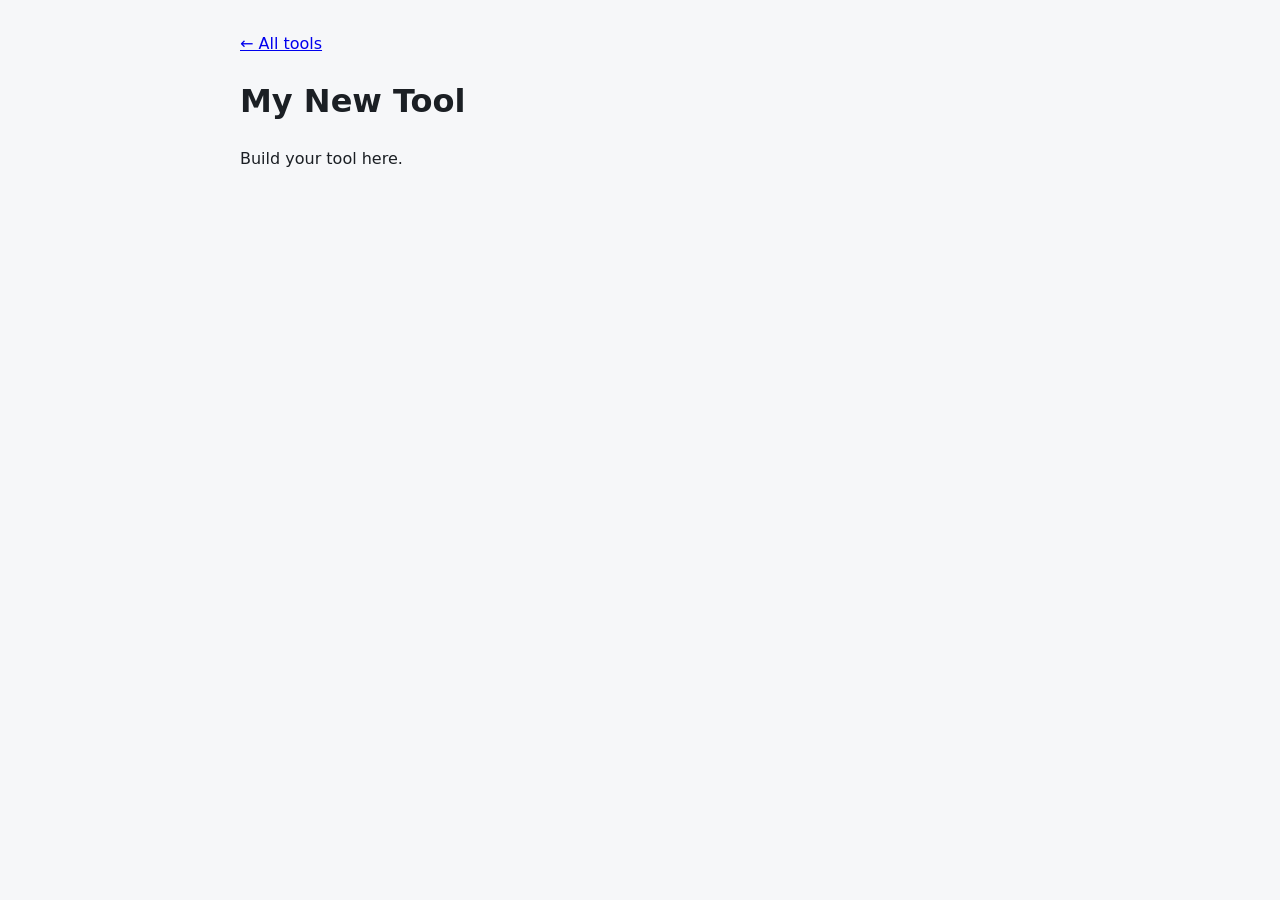
<file: _template/index.html>
<!doctype html>
<html lang="en">
<head>
  <meta charset="utf-8" />
  <meta name="viewport" content="width=device-width, initial-scale=1" />
  <title>My New Tool</title>
  <style>
    body { margin: 0; font: 16px/1.5 system-ui, sans-serif; background: #f6f7f9; color: #1b1f24; }
    @media (prefers-color-scheme: dark) { body { background: #0f1115; color: #e6e8eb; } a { color: #7b9bff; } }
    main { max-width: 800px; margin: 0 auto; padding: 32px 16px; }
  </style>
</head>
<body>
  <main>
    <a href="../">← All tools</a>
    <h1>My New Tool</h1>
    <p>Build your tool here.</p>
  </main>
  <script>
    // Offline support (the site-wide service worker lives at the repo root).
    if ("serviceWorker" in navigator) navigator.serviceWorker.register("../sw.js", { scope: "../" }).catch(() => {});
  </script>
</body>
</html>
</file>
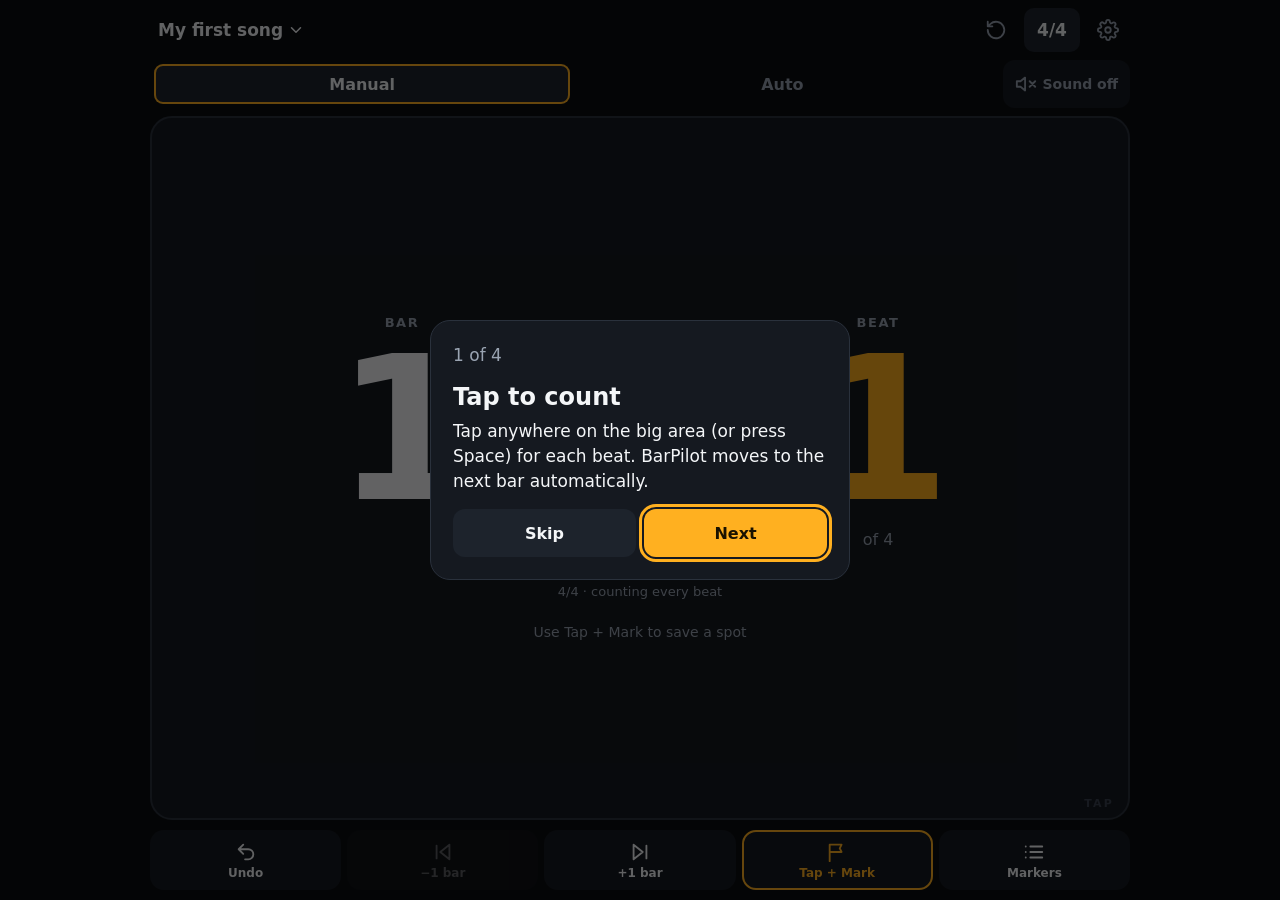
<file: barpilot/index.html>
<!doctype html>
<html lang="en">
  <head>
    <meta charset="UTF-8" />
    <meta name="viewport" content="width=device-width, initial-scale=1, viewport-fit=cover" />
    <title>BarPilot — beat &amp; bar counter</title>
    <meta name="description" content="A fast manual beat and bar counter for vocalists, drummers, dancers and bands. Works offline." />
    <meta name="theme-color" content="#0b0d10" />
    <meta name="color-scheme" content="dark" />
    <link rel="manifest" href="./manifest.webmanifest" />
    <link rel="icon" href="./icon.svg" type="image/svg+xml" />
    <link rel="apple-touch-icon" href="./apple-touch-icon.png" />
    <meta name="apple-mobile-web-app-capable" content="yes" />
    <meta name="mobile-web-app-capable" content="yes" />
    <meta name="apple-mobile-web-app-title" content="BarPilot" />
    <meta name="apple-mobile-web-app-status-bar-style" content="black-translucent" />
    <meta name="format-detection" content="telephone=no" />
    <!-- Link previews (iMessage, WhatsApp, Discord, X, Facebook, LinkedIn, Reddit...) -->
    <link rel="canonical" href="https://willdo-hub.github.io/random-tools/barpilot/" />
    <meta property="og:type" content="website" />
    <meta property="og:site_name" content="BarPilot" />
    <meta property="og:title" content="BarPilot — know exactly when to come in" />
    <meta property="og:description" content="Free beat & bar counter for musicians. Custom time signatures, song markers that warn you a bar before your entry, works offline." />
    <meta property="og:url" content="https://willdo-hub.github.io/random-tools/barpilot/" />
    <meta property="og:image" content="https://willdo-hub.github.io/random-tools/barpilot/og-image.png" />
    <meta property="og:image:width" content="1200" />
    <meta property="og:image:height" content="630" />
    <meta property="og:image:alt" content="BarPilot app showing bar 12, beat 2, with the tagline: know exactly when to come in." />
    <meta name="twitter:card" content="summary_large_image" />
    <meta name="twitter:title" content="BarPilot — know exactly when to come in" />
    <meta name="twitter:description" content="Free beat & bar counter for musicians. Markers warn you a bar before your entry." />
    <meta name="twitter:image" content="https://willdo-hub.github.io/random-tools/barpilot/og-image.png" />
    <script type="module" crossorigin src="./assets/index-1543f0ff.js"></script>
    <link rel="stylesheet" crossorigin href="./assets/index-6b2ea311.css">
    <style>
      /* Fix: sheet rows were shrinking to their 52px min-height, so long descriptions
         overlapped the next heading in Settings. Keep this when updating from the artifact. */
      .sheet-body > *, .sheet-body .stack > *, .sheet-body section > *, .toggle-row { flex-shrink: 0; }
    </style>
  </head>
  <body>
    <div id="root"></div>
    <noscript>BarPilot needs JavaScript to run.</noscript>
  </body>
</html>
</file>
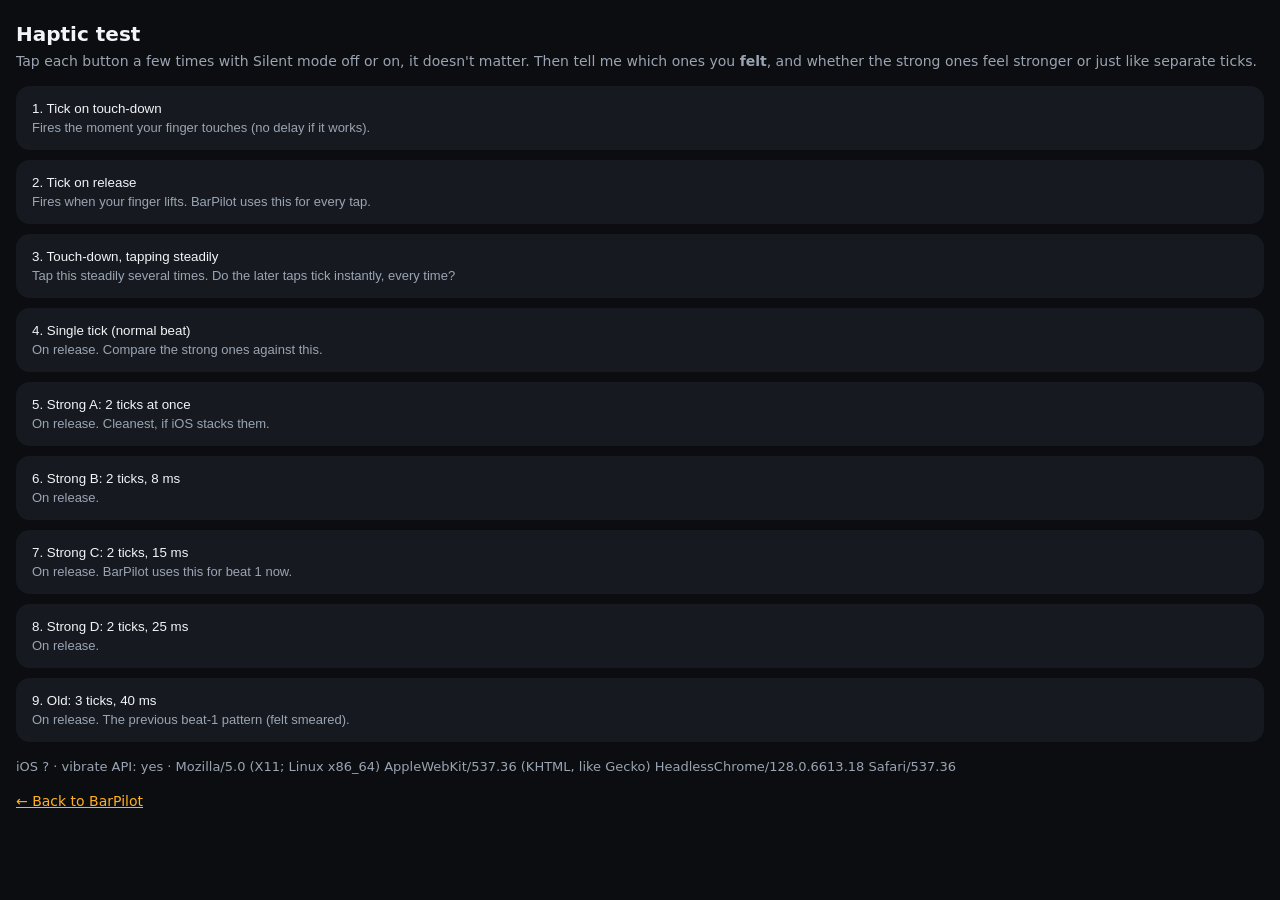
<file: barpilot/haptic-test.html>
<!doctype html>
<html lang="en">
<head>
<meta charset="UTF-8" />
<meta name="viewport" content="width=device-width, initial-scale=1, viewport-fit=cover" />
<title>BarPilot haptic test</title>
<meta name="color-scheme" content="dark" />
<style>
  :root { --bg:#0b0d10; --panel:#161a20; --text:#f2f4f7; --muted:#9aa4b2; --accent:#ffb020; }
  * { box-sizing: border-box; -webkit-tap-highlight-color: transparent; }
  body { margin:0; background:var(--bg); color:var(--text); font:16px/1.4 -apple-system, system-ui, sans-serif;
         padding:16px 16px calc(24px + env(safe-area-inset-bottom)); }
  h1 { font-size:20px; margin:4px 0 4px; }
  p { color:var(--muted); margin:0 0 14px; font-size:14px; }
  .grid { display:grid; gap:10px; }
  button { width:100%; min-height:64px; border:2px solid transparent; border-radius:14px; background:var(--panel);
           color:var(--text); font:600 16px/1.2 inherit; text-align:left; padding:10px 14px;
           touch-action:manipulation; user-select:none; -webkit-user-select:none; }
  button small { display:block; font-weight:400; color:var(--muted); font-size:13px; margin-top:4px; }
  button.hit { border-color:var(--accent); }
  #info { font-size:13px; color:var(--muted); margin-top:16px; word-break:break-word; }
  a { color:var(--accent); }
</style>
</head>
<body>
<h1>Haptic test</h1>
<p>Tap each button a few times with Silent mode off or on, it doesn't matter. Then tell me which ones you <b>felt</b>, and whether the strong ones feel stronger or just like separate ticks.</p>
<div class="grid" id="grid"></div>
<div id="info"></div>
<p style="margin-top:16px"><a href="./">← Back to BarPilot</a></p>
<script>
function tick() {
  try {
    const label = document.createElement("label");
    label.setAttribute("aria-hidden", "true");
    label.style.display = "none";
    const input = document.createElement("input");
    input.type = "checkbox";
    input.setAttribute("switch", "");
    label.appendChild(input);
    document.head.appendChild(label);
    label.click();
    document.head.removeChild(label);
  } catch {}
  if (navigator.vibrate) try { navigator.vibrate(12); } catch {}
}
function burst(n, gap) { tick(); for (let i = 1; i < n; i++) setTimeout(tick, gap * i); }

const tests = [
  { n: "1. Tick on touch-down", d: "Fires the moment your finger touches (no delay if it works).", on: "touchstart", run: () => tick() },
  { n: "2. Tick on release", d: "Fires when your finger lifts. BarPilot uses this for every tap.", on: "touchend", run: () => tick() },
  { n: "3. Touch-down, tapping steadily", d: "Tap this steadily several times. Do the later taps tick instantly, every time?", on: "pointerdown", run: () => tick() },
  { n: "4. Single tick (normal beat)", d: "On release. Compare the strong ones against this.", on: "touchend", run: () => tick() },
  { n: "5. Strong A: 2 ticks at once", d: "On release. Cleanest, if iOS stacks them.", on: "touchend", run: () => { tick(); tick(); } },
  { n: "6. Strong B: 2 ticks, 8 ms", d: "On release.", on: "touchend", run: () => burst(2, 8) },
  { n: "7. Strong C: 2 ticks, 15 ms", d: "On release. BarPilot uses this for beat 1 now.", on: "touchend", run: () => burst(2, 15) },
  { n: "8. Strong D: 2 ticks, 25 ms", d: "On release.", on: "touchend", run: () => burst(2, 25) },
  { n: "9. Old: 3 ticks, 40 ms", d: "On release. The previous beat-1 pattern (felt smeared).", on: "touchend", run: () => burst(3, 40) },
];
const grid = document.getElementById("grid");
for (const t of tests) {
  const b = document.createElement("button");
  b.innerHTML = t.n + "<small>" + t.d + "</small>";
  b.addEventListener(t.on, (e) => {
    if (t.on !== "pointerdown") e.preventDefault();
    t.run();
    b.classList.add("hit");
    setTimeout(() => b.classList.remove("hit"), 150);
  }, { passive: false });
  grid.appendChild(b);
}
const ios = (navigator.userAgent.match(/OS (\d+)_(\d+)/) || []).slice(1).join(".");
document.getElementById("info").textContent =
  "iOS " + (ios || "?") + " · vibrate API: " + (typeof navigator.vibrate === "function" ? "yes" : "no") +
  " · " + navigator.userAgent;
</script>
</body>
</html>
</file>
<file: barpilot/assets/index-6b2ea311.css>
:root{--bg: #0b0d10;--panel: #151920;--panel-2: #1d232c;--line: #2a313c;--text: #f4f6f8;--muted: #9aa4b2;--accent: #ffb020;--accent-ink: #1a1200;--good: #3ddc97;--danger: #ff6b6b;--radius: 14px;color-scheme:dark;font-family:-apple-system,BlinkMacSystemFont,SF Pro Text,Segoe UI,Roboto,system-ui,sans-serif;-webkit-text-size-adjust:100%}*{box-sizing:border-box}html,body,#root{margin:0;height:100%;background:var(--bg);color:var(--text);overscroll-behavior:none}body{-webkit-tap-highlight-color:transparent}button,input,select{font:inherit;color:inherit;touch-action:manipulation}button{cursor:pointer;background:none;border:0;padding:0}button:disabled{opacity:.35;cursor:default}:focus-visible{outline:3px solid var(--accent);outline-offset:2px}.sr-only{position:absolute;width:1px;height:1px;overflow:hidden;clip:rect(0 0 0 0);white-space:nowrap}.app{height:100%;height:100dvh;display:flex;flex-direction:column;max-width:720px;margin:0 auto;padding:env(safe-area-inset-top) env(safe-area-inset-right) 0 env(safe-area-inset-left);user-select:none;-webkit-user-select:none}.top{display:flex;align-items:center;gap:6px;padding:8px 10px}.song-btn{flex:1;min-width:0;display:flex;align-items:center;gap:4px;min-height:44px;padding:0 8px;border-radius:10px;text-align:left}.song-name{font-weight:650;font-size:17px;overflow:hidden;text-overflow:ellipsis;white-space:nowrap}.meter-btn{min-width:56px;min-height:44px;padding:0 12px;border-radius:10px;background:var(--panel-2);font-weight:750;font-size:17px;font-variant-numeric:tabular-nums}.icon-btn{min-width:44px;min-height:44px;display:inline-grid;place-items:center;border-radius:10px;color:var(--muted)}.icon-btn:active,.song-btn:active,.meter-btn:active{background:var(--panel-2)}.icon-btn.danger{color:var(--danger)}.tap-zone{flex:1;margin:0 10px;border-radius:22px;background:var(--panel);border:2px solid var(--line);display:flex;flex-direction:column;align-items:stretch;justify-content:center;gap:10px;padding:14px 16px;position:relative;touch-action:manipulation;-webkit-touch-callout:none;min-height:0;overflow:hidden}.tap-zone.pressed,.tap-zone[data-touch]{background:var(--panel-2);border-color:var(--accent)}.tap-zone.at-marker{border-color:var(--accent)}.section-line{text-align:center;font-size:17px;min-height:26px}.now-marker{display:inline-block;background:var(--accent);color:var(--accent-ink);font-weight:750;padding:3px 12px;border-radius:999px}.readout{display:grid;grid-template-columns:1fr 1fr;gap:8px}.cell{display:flex;flex-direction:column;align-items:center}.label{font-size:13px;letter-spacing:.12em;text-transform:uppercase;color:var(--muted);font-weight:650}.big{font-size:clamp(64px,24vw,150px);line-height:1;font-weight:800;font-variant-numeric:tabular-nums;letter-spacing:-.03em}.big.accent{color:var(--accent)}.sub{font-size:16px;color:var(--muted);font-variant-numeric:tabular-nums;min-height:20px}.dots{display:flex;flex-wrap:wrap;justify-content:center;align-items:center;gap:7px}.dot{width:14px;height:14px;border-radius:50%;border:2px solid var(--line)}.dot.accent{width:18px;height:18px;border-color:#4a5463}.dot.gap{margin-left:10px}.dot.minor{width:9px;height:9px}.dot.done{background:#4a5463;border-color:#4a5463}.dot.cur{background:var(--accent);border-color:var(--accent)}.meta{text-align:center;font-size:13px;color:var(--muted)}.upcoming{display:flex;flex-direction:column;gap:4px;min-height:48px;justify-content:center}.upcoming .next,.upcoming .later{display:flex;justify-content:space-between;gap:8px;padding:6px 12px;border-radius:10px;background:var(--panel-2)}.upcoming .next{font-size:17px;font-weight:650}.upcoming .later{font-size:14px;color:var(--muted)}.upcoming .hint{text-align:center}.next-name{overflow:hidden;text-overflow:ellipsis;white-space:nowrap}.next-dist{white-space:nowrap;font-variant-numeric:tabular-nums}.upcoming .next .next-dist{color:var(--accent)}.tap-hint{position:absolute;bottom:8px;right:14px;font-size:11px;letter-spacing:.2em;color:#3a4250;font-weight:700}.controls{display:grid;grid-template-columns:repeat(5,1fr);gap:6px;padding:10px 10px calc(10px + env(safe-area-inset-bottom))}.controls button{min-height:60px;border-radius:14px;background:var(--panel);display:flex;flex-direction:column;align-items:center;justify-content:center;gap:3px;font-size:12px;font-weight:600;color:var(--text)}.controls button:active:not(:disabled){background:var(--panel-2)}.toast{position:fixed;left:50%;transform:translate(-50%);top:calc(env(safe-area-inset-top) + 64px);background:#2b3340;border:1px solid var(--line);padding:10px 14px;border-radius:12px;display:flex;gap:14px;align-items:center;font-size:15px;width:calc(100% - 32px);max-width:480px;z-index:15}.toast>span{flex:1;min-width:0}.toast button{color:var(--accent);font-weight:700;min-height:40px;padding:0 4px;white-space:nowrap}.sheet-backdrop{position:fixed;inset:0;background:#0009;display:flex;align-items:flex-end;justify-content:center;z-index:20}.sheet-backdrop.center{align-items:center;padding:20px}.sheet{width:100%;max-width:640px;max-height:88dvh;background:var(--panel);border-radius:20px 20px 0 0;display:flex;flex-direction:column;outline:none;user-select:text;-webkit-user-select:text}.sheet-head{display:flex;align-items:center;justify-content:space-between;padding:10px 8px 4px 18px}.sheet-head h2{font-size:18px;margin:0;overflow:hidden;text-overflow:ellipsis;white-space:nowrap}.sheet-body{overflow-y:auto;padding:6px 16px calc(20px + env(safe-area-inset-bottom));display:flex;flex-direction:column;gap:12px;-webkit-overflow-scrolling:touch}.sheet-body h3{margin:10px 0 0;font-size:13px;text-transform:uppercase;letter-spacing:.1em;color:var(--muted)}.hint{display:block;font-size:14px;color:var(--muted);line-height:1.4}.hint.pad{padding:8px 2px}.error{color:var(--danger);font-size:14px;margin:0}.row{display:flex;gap:8px;align-items:flex-end;flex-wrap:wrap}.row>*{flex:1}.row>.icon-btn{flex:0}.stack{display:flex;flex-direction:column;gap:8px}.btn{min-height:48px;padding:0 16px;border-radius:12px;background:var(--panel-2);font-weight:650;display:inline-flex;align-items:center;justify-content:center;gap:6px}.btn.primary{background:var(--accent);color:var(--accent-ink)}.btn.wide{width:100%}.btn.subtle{background:transparent;border:1px solid var(--line);color:var(--muted)}.btn:active{filter:brightness(1.15)}input:not([type=checkbox]):not([type=range]),select{width:100%;min-height:48px;background:var(--bg);border:1px solid var(--line);border-radius:12px;padding:0 12px;font-size:17px}input[type=range]{width:100%;accent-color:var(--accent);min-height:36px}input[type=checkbox]{width:26px;height:26px;accent-color:var(--accent);flex:none}.num-field{display:flex;flex-direction:column;gap:6px}.row-label{display:block;font-size:16px;font-weight:600}.num-field .row-label{font-size:14px;color:var(--muted)}.toggle-row{display:flex;justify-content:space-between;align-items:center;gap:12px;min-height:52px}.inline-form{display:flex;gap:8px;flex:1;align-items:center}.list{list-style:none;margin:0;padding:0;display:flex;flex-direction:column;gap:6px}.list li{display:flex;align-items:center;gap:2px;background:var(--panel-2);border-radius:12px;padding:4px 4px 4px 0;border:2px solid transparent}.list li.active{border-color:var(--accent)}.list li.change-item{flex-direction:column;align-items:stretch;padding:10px}.list-main{flex:1;min-width:0;text-align:left;padding:8px 12px;min-height:52px}.list-main .row-label{overflow:hidden;text-overflow:ellipsis;white-space:nowrap}.marker-edit{display:flex;flex-direction:column;gap:8px;padding:8px;width:100%}.chips{display:flex;flex-wrap:wrap;gap:8px}.chip{min-height:44px;padding:0 14px;border-radius:999px;background:var(--panel-2);border:1px solid var(--line);font-weight:600}.chip.used{color:var(--muted)}.chip.on{background:var(--accent);color:var(--accent-ink);border-color:var(--accent)}.chip.big{font-size:18px;font-variant-numeric:tabular-nums}.preset-grid{display:grid;grid-template-columns:repeat(4,1fr);gap:8px}.segmented{display:grid;grid-auto-flow:column;grid-auto-columns:1fr;background:var(--bg);border-radius:12px;padding:4px;gap:4px}.segmented button{min-height:44px;border-radius:9px;font-weight:650;color:var(--muted)}.segmented button.on{background:var(--panel-2);color:var(--text);box-shadow:inset 0 0 0 2px var(--accent)}.meter-editor,.changes{display:flex;flex-direction:column;gap:10px}.shortcuts summary{min-height:44px;display:flex;align-items:center;cursor:pointer;font-weight:600}.shortcuts dl{display:grid;grid-template-columns:auto 1fr;gap:6px 14px;margin:0;font-size:15px}.shortcuts dt{font-weight:700;color:var(--accent)}.shortcuts dd{margin:0}.tutorial{background:var(--panel);border:1px solid var(--line);border-radius:20px;padding:22px;max-width:420px;width:100%;display:flex;flex-direction:column;gap:8px}.tutorial h2{margin:0;font-size:24px}.tutorial p{margin:0 0 8px;line-height:1.45;font-size:17px}@media (max-height: 560px){.big{font-size:clamp(48px,16vh,110px)}.controls button{min-height:48px}.tap-zone{gap:4px;padding:8px 12px}}@media (min-width: 900px) and (min-height: 700px){.app{max-width:1000px}.big{font-size:200px}}@media (prefers-reduced-motion: reduce){*{transition:none!important;animation:none!important;scroll-behavior:auto!important}}.confirm-del{min-height:44px;padding:0 12px;border-radius:10px;background:var(--danger);color:#1a0000;font-weight:750;white-space:nowrap}.btn.danger-outline{background:transparent;border:1px solid var(--danger);color:var(--danger)}.confirm-box{background:var(--panel-2);border:1px solid var(--accent);border-radius:12px;padding:12px}.confirm-box p{margin:0 0 10px}.controls .mark-btn{color:var(--accent);border:2px solid var(--accent);touch-action:manipulation;-webkit-touch-callout:none}.controls button.mark-btn:active:not(:disabled){background:var(--accent);color:var(--accent-ink)}.modebar{display:flex;gap:8px;padding:0 10px 8px;align-items:stretch}.modebar .segmented{flex:1}.segmented.small button{min-height:40px}.sound-btn{display:inline-flex;align-items:center;gap:6px;padding:0 12px;border-radius:12px;background:var(--panel);color:var(--muted);font-weight:650;font-size:14px;min-height:48px;white-space:nowrap}.sound-btn.on{color:var(--accent-ink);background:var(--accent)}.tempo-row{display:flex;gap:6px;padding:0 10px 8px;align-items:center}.icon-btn.boxed{background:var(--panel);color:var(--text);min-width:48px;min-height:48px}.bpm{flex:1;min-width:0;display:flex;align-items:center;gap:6px;background:var(--panel);border-radius:12px;padding:0 10px;min-height:48px}.bpm input:not([type=checkbox]){width:72px;min-height:40px;font-size:22px;font-weight:800;text-align:center;font-variant-numeric:tabular-nums;background:transparent;border:0;padding:0}.bpm span{color:var(--muted);font-size:14px;font-weight:600;white-space:nowrap}.btn.tap-tempo{min-height:48px;padding:0 12px;font-size:14px}.tap-zone.auto .tap-hint{color:#6b7686}.tap-zone.at-marker{background:#2a2412}.upcoming .next.soon{background:var(--accent);color:var(--accent-ink)}.upcoming .next.soon .next-dist{color:var(--accent-ink)}.controls button.play-btn{color:var(--good);border:2px solid var(--good)}.controls button.play-btn.on{background:var(--good);color:#00170d}@media (max-width: 360px){.sound-btn span{display:none}.tempo-row{gap:4px}.icon-btn.boxed{min-width:40px}.bpm{padding:0 6px;gap:2px}.bpm input:not([type=checkbox]){width:50px;font-size:20px}.bpm span{font-size:12px}.btn.tap-tempo{padding:0 8px;font-size:13px;white-space:normal;line-height:1.1}}.tap-zone.playing.pressed{border-color:var(--accent);background:#221c10}.tap-zone.playing.pressed.flash-down{background:#3a2c0c}.style-list{display:grid;grid-template-columns:1fr 1fr;gap:8px}.style-opt{text-align:left;padding:10px 12px;border-radius:12px;background:var(--panel-2);border:2px solid transparent;min-height:64px}.style-opt.on{border-color:var(--accent)}.style-opt .row-label{font-size:15px}.style-opt .hint{font-size:12px}.delay-check .row{align-items:center;margin-bottom:6px}.delay-check p{margin:0}
.sheet-body>*{flex-shrink:0}
.bpm input:not([type=checkbox]){width:5ch}
</file>
